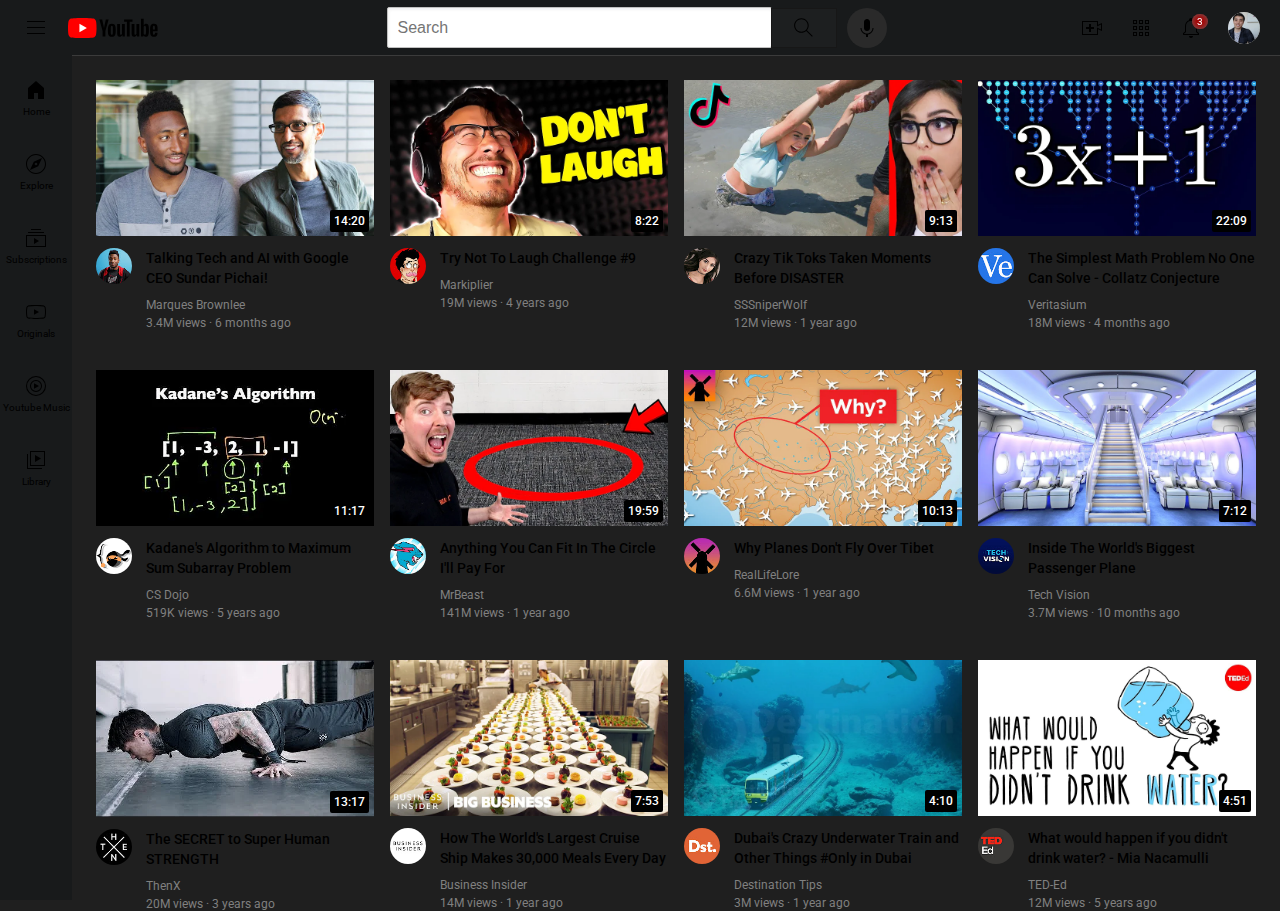
<file: index.html>
<!DOCTYPE html>
<html>
<head>
  <meta charset="UTF-8" />
  <title>Youtube.com Clone</title>

  <link rel="stylesheet" href="styles/video.css">
  <link rel="stylesheet" href="styles/header.css">
  <link rel="stylesheet" href="styles/general.css">
  <link rel="stylesheet" href="styles/sidebar.css">

  <link rel="preconnect" href="https://fonts.googleapis.com">
<link rel="preconnect" href="https://fonts.gstatic.com" crossorigin>
<link href="https://fonts.googleapis.com/css2?family=Roboto:wght@400;500;700&display=swap" 
  rel="stylesheet">
</head>
<body>
  <header class="header">
    <div class="left-section">
      <img class="hamburger-menu" src="icons/hamburger-menu.svg">
      <img class="youtube-logo" src="icons/youtube-logo.svg">
    </div>
    <div class="middle-section">
      <input class="search-bar" type="text" placeholder="Search">
      <button class="search-button">
        <img class="search-icon" src="icons/search.svg">
        <div class="tooltip">Search</div>
      </button>
      <button class="voice-search-button">
        <img class="voice-search-icon" src="icons/voice-search-icon.svg">
        <div class="tooltip">Search with your voice</div>
      </button>
    </div>
    <div class="right-section">
      <div class="upload-icon-container">
        <img class="upload-icon" src="icons/upload.svg">
        <div class="tooltip">Create</div>
      </div>
      <div class="youtube-apps-container">
        <img class="youtube-apps-icon" src="icons/youtube-apps.svg">
        <div class="tooltip">Youtube apps</div>
      </div>
      <div class="notifications-icon-container">
        <img class="notifications-icon" src="icons/notifications.svg">
        <div class="notifications-count">3</div>
        <div class="tooltip">Notifications</div>
      </div>
      <img class="current-user-picture" src="channel-picture/my-channel.jpeg">
    </div>
  </header>

  <nav class="sidebar">
    <div class="sidebar-link">
      <img src="icons/home.svg">
      <div>Home</div>
    </div>
    <div class="sidebar-link">
      <img src="icons/explore.svg">
      <div>Explore</div>
    </div>
    <div class="sidebar-link">
      <img src="icons/subscriptions.svg">
      <div>Subscriptions</div>
    </div>
    <div class="sidebar-link">
      <img src="icons/originals.svg">
      <div>Originals</div>
    </div>
    <div class="sidebar-link">
      <img src="icons/youtube-music.svg">
      <div>Youtube Music</div>
    </div>
    <div class="sidebar-link">
      <img src="icons/library.svg">
      <div>Library</div>
    </div>
  </nav>
  <main>
    <section class="video-grid">
      <div class="video-preview">
        <div class="thumbnail-row">
          <img class="thumbnail" src="thumbnails/thumbnail-1.webp" alt="image 1">
          <div class="video-time">
            14:20
          </div>
        </div>
        <div class="video-info-grid">
          <div class="channel-picture">
            <img class="profile-picture" src="channel-picture/channel-1.jpeg">
          </div>
          <div class="video-info">
            <p class="video-title">
              Talking Tech and AI with Google CEO Sundar Pichai!
            </p>
            <p class="video-author">
              Marques Brownlee
            </p>
            <p class="video-stats">
              3.4M views &#183; 6 months ago
            </p>
          </div>
        </div>
      </div>
    
      <div class="video-preview">
        <div class="thumbnail-row">
          <img class="thumbnail" src="thumbnails/thumbnail-2.webp" alt="image 1">
          <div class="video-time">
            8:22
          </div>
        </div>
        <div class="video-info-grid">
          <div class="channel-picture">
            <img class="profile-picture" src="channel-picture/channel-2.jpeg">
          </div>
          <div class="video-info">
            <p class="video-title">
              Try Not To Laugh Challenge #9
            </p>
            <p class="video-author">
              Markiplier
            </p>
            <p class="video-stats">
              19M views &#183; 4 years ago
            </p>
          </div>
        </div>
      </div>
    
      <div class="video-preview">
        <div class="thumbnail-row">
          <img class="thumbnail" src="thumbnails/thumbnail-3.webp" alt="image 3">
          <div class="video-time">
            9:13
          </div>
        </div>
        <div class="video-info-grid">
          <div class="channel-picture">
            <img class="profile-picture" src="channel-picture/channel-3.jpeg">
          </div>
          <div class="video-info">
            <p class="video-title">
              Crazy Tik Toks Taken Moments Before DISASTER
            </p>
            <p class="video-author">
              SSSniperWolf
            </p>
            <p class="video-stats">
              12M views &#183; 1 year ago
            </p>
          </div>
        </div>
      </div>
    
      <div class="video-preview">
        <div class="thumbnail-row">
          <img class="thumbnail" src="thumbnails/thumbnail-4.webp" alt="image 4">
          <div class="video-time">
            22:09
          </div>
        </div>
        <div class="video-info-grid">
          <div class="channel-picture">
            <img class="profile-picture" src="channel-picture/channel-4.jpeg">
          </div>
          <div class="video-info">
            <p class="video-title">
              The Simplest Math Problem No One Can Solve - Collatz Conjecture
            </p>
            <p class="video-author">
              Veritasium
            </p>
            <p class="video-stats">
              18M views &#183; 4 months ago
            </p>
          </div>
        </div>
      </div>
    
      <div class="video-preview">
        <div class="thumbnail-row">
          <img class="thumbnail" src="thumbnails/thumbnail-5.webp" alt="image 5">
          <div class="video-time">
            11:17
          </div>
        </div>
        <div class="video-info-grid">
          <div class="channel-picture">
            <img class="profile-picture" src="channel-picture/channel-5.jpeg">
          </div>
          <div class="video-info">
            <p class="video-title">
              Kadane's Algorithm to Maximum Sum Subarray Problem
            </p>
            <p class="video-author">
              CS Dojo
            </p>
            <p class="video-stats">
              519K views &#183; 5 years ago
            </p>
          </div>
        </div>
      </div>
    
      <div class="video-preview">
        <div class="thumbnail-row">
          <img class="thumbnail" src="thumbnails/thumbnail-6.webp" alt="image 6">
          <div class="video-time">
            19:59
          </div>
        </div>
        <div class="video-info-grid">
          <div class="channel-picture">
            <img class="profile-picture" src="channel-picture/channel-6.jpeg">
          </div>
          <div class="video-info">
            <p class="video-title">
              Anything You Can Fit In The Circle I'll Pay For
            </p>
            <p class="video-author">
              MrBeast
            </p>
            <p class="video-stats">
              141M views &#183; 1 year ago
            </p>
          </div>
        </div>
      </div>
      <div class="video-preview">
        <div class="thumbnail-row">
          <img class="thumbnail" src="thumbnails/thumbnail-7.webp" alt="image 7">
          <div class="video-time">
            10:13
          </div>
        </div>
        <div class="video-info-grid">
          <div class="channel-picture">
            <img class="profile-picture" src="channel-picture/channel-7.jpeg">
          </div>
          <div class="video-info">
            <p class="video-title">
              Why Planes Don't Fly Over Tibet
            </p>
            <p class="video-author">
              RealLifeLore
            </p>
            <p class="video-stats">
              6.6M views &#183; 1 year ago
            </p>
          </div>
        </div>
      </div>
    
      <div class="video-preview">
        <div class="thumbnail-row">
          <img class="thumbnail" src="thumbnails/thumbnail-8.webp" alt="image 8">
          <div class="video-time">
            7:12
          </div>
        </div>
        <div class="video-info-grid">
          <div class="channel-picture">
            <img class="profile-picture" src="channel-picture/channel-8.jpeg">
          </div>
          <div class="video-info">
            <p class="video-title">
              Inside The World's Biggest Passenger Plane
            </p>
            <p class="video-author">
              Tech Vision
            </p>
            <p class="video-stats">
              3.7M views &#183; 10 months ago
            </p>
          </div>
        </div>
      </div>
    
      <div class="video-preview">
        <div class="thumbnail-row">
          <img class="thumbnail" src="thumbnails/thumbnail-9.webp" alt="image 9">
          <div class="video-time">
            13:17
          </div>
        </div>
        <div class="video-info-grid">
          <div class="channel-picture">
            <img class="profile-picture" src="channel-picture/channel-9.jpeg">
          </div>
          <div class="video-info">
            <p class="video-title">
              The SECRET to Super Human STRENGTH
            </p>
            <p class="video-author">
              ThenX
            </p>
            <p class="video-stats">
              20M views &#183; 3 years ago
            </p>
          </div>
        </div>
      </div>
    
      <div class="video-preview">
        <div class="thumbnail-row">
          <img class="thumbnail" src="thumbnails/thumbnail-10.webp" alt="image 10">
          <div class="video-time">
            7:53
          </div>
        </div>
        <div class="video-info-grid">
          <div class="channel-picture">
            <img class="profile-picture" src="channel-picture/channel-10.jpeg">
          </div>
          <div class="video-info">
            <p class="video-title">
              How The World's Largest Cruise Ship Makes 30,000 Meals Every Day
            </p>
            <p class="video-author">
              Business Insider
            </p>
            <p class="video-stats">
              14M views &#183; 1 year ago
            </p>
          </div>
        </div>
      </div>
    
      <div class="video-preview">
        <div class="thumbnail-row">
          <img class="thumbnail" src="thumbnails/thumbnail-11.webp" alt="image 11">
          <div class="video-time">
            4:10
          </div>
        </div>
        <div class="video-info-grid">
          <div class="channel-picture">
            <img class="profile-picture" src="channel-picture/channel-11.jpeg">
          </div>
          <div class="video-info">
            <p class="video-title">
              Dubai's Crazy Underwater Train and Other Things #Only in Dubai
            </p>
            <p class="video-author">
              Destination Tips
            </p>
            <p class="video-stats">
              3M views &#183; 1 year ago
            </p>
          </div>
        </div>
      </div>
    
      <div class="video-preview">
        <div class="thumbnail-row">
          <img class="thumbnail" src="thumbnails/thumbnail-12.webp" alt="image 12">
          <div class="video-time">
            4:51
          </div>
        </div>
        <div class="video-info-grid">
          <div class="channel-picture">
            <img class="profile-picture" src="channel-picture/channel-12.jpeg">
          </div>
          <div class="video-info">
            <p class="video-title">
              What would happen if you didn't drink water? - Mia Nacamulli
            </p>
            <p class="video-author">
              TED-Ed
            </p>
            <p class="video-stats">
              12M views &#183; 5 years ago
            </p>
          </div>
        </div>
      </div>
    </section>
  </main>
</body>
</html>
</file>
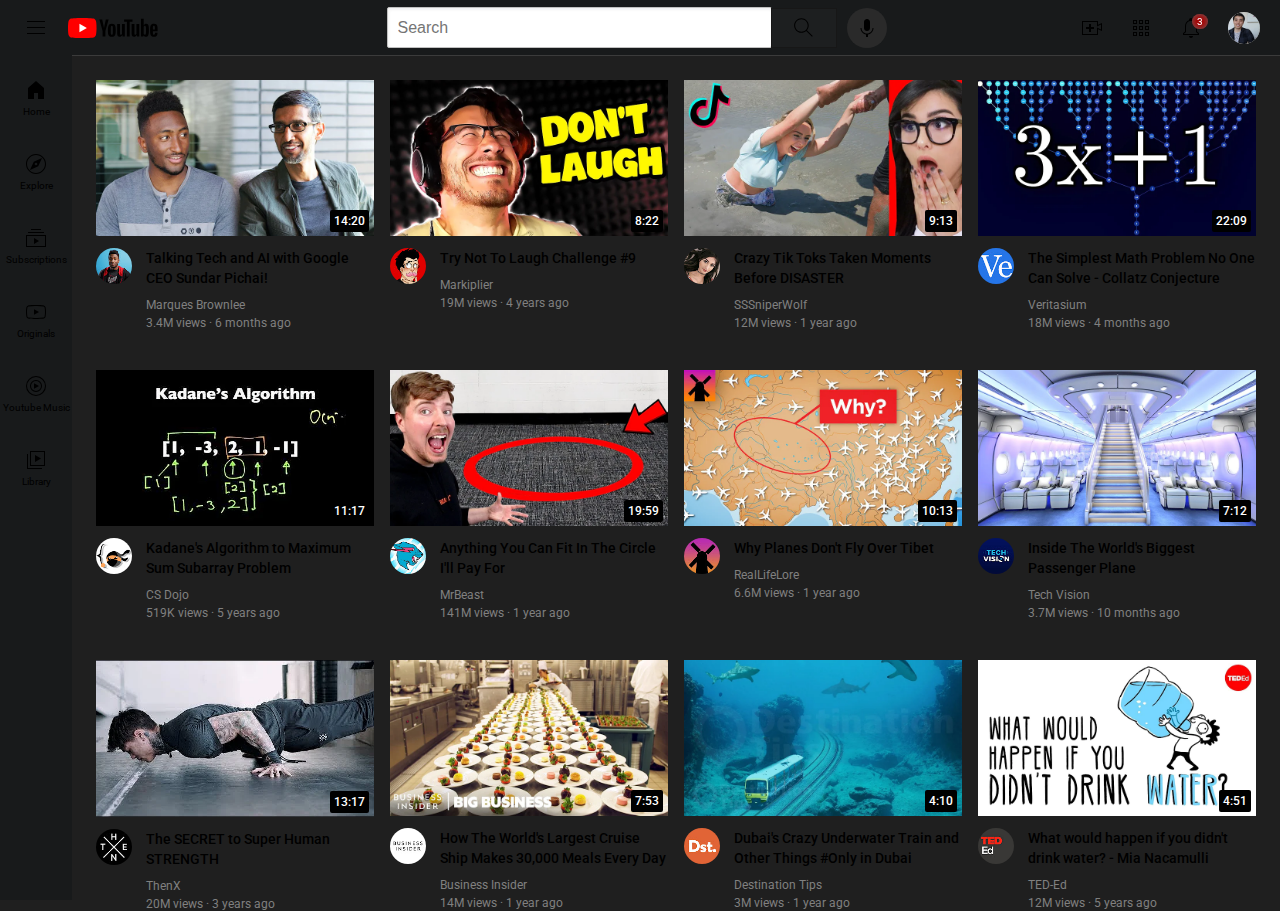
<file: youtube.html>
<!DOCTYPE html>
<html>
<head>
  <meta charset="UTF-8" />
  <title>Youtube.com Clone</title>

  <link rel="stylesheet" href="styles/video.css">
  <link rel="stylesheet" href="styles/header.css">
  <link rel="stylesheet" href="styles/general.css">
  <link rel="stylesheet" href="styles/sidebar.css">

  <link rel="preconnect" href="https://fonts.googleapis.com">
<link rel="preconnect" href="https://fonts.gstatic.com" crossorigin>
<link href="https://fonts.googleapis.com/css2?family=Roboto:wght@400;500;700&display=swap" 
  rel="stylesheet">
</head>
<body>
  <header class="header">
    <div class="left-section">
      <img class="hamburger-menu" src="icons/hamburger-menu.svg">
      <img class="youtube-logo" src="icons/youtube-logo.svg">
    </div>
    <div class="middle-section">
      <input class="search-bar" type="text" placeholder="Search">
      <button class="search-button">
        <img class="search-icon" src="icons/search.svg">
        <div class="tooltip">Search</div>
      </button>
      <button class="voice-search-button">
        <img class="voice-search-icon" src="icons/voice-search-icon.svg">
        <div class="tooltip">Search with your voice</div>
      </button>
    </div>
    <div class="right-section">
      <div class="upload-icon-container">
        <img class="upload-icon" src="icons/upload.svg">
        <div class="tooltip">Create</div>
      </div>
      <div class="youtube-apps-container">
        <img class="youtube-apps-icon" src="icons/youtube-apps.svg">
        <div class="tooltip">Youtube apps</div>
      </div>
      <div class="notifications-icon-container">
        <img class="notifications-icon" src="icons/notifications.svg">
        <div class="notifications-count">3</div>
        <div class="tooltip">Notifications</div>
      </div>
      <img class="current-user-picture" src="channel-picture/my-channel.jpeg">
    </div>
  </header>

  <nav class="sidebar">
    <div class="sidebar-link">
      <img src="icons/home.svg">
      <div>Home</div>
    </div>
    <div class="sidebar-link">
      <img src="icons/explore.svg">
      <div>Explore</div>
    </div>
    <div class="sidebar-link">
      <img src="icons/subscriptions.svg">
      <div>Subscriptions</div>
    </div>
    <div class="sidebar-link">
      <img src="icons/originals.svg">
      <div>Originals</div>
    </div>
    <div class="sidebar-link">
      <img src="icons/youtube-music.svg">
      <div>Youtube Music</div>
    </div>
    <div class="sidebar-link">
      <img src="icons/library.svg">
      <div>Library</div>
    </div>
  </nav>
  <main>
    <section class="video-grid">
      <div class="video-preview">
        <div class="thumbnail-row">
          <img class="thumbnail" src="thumbnails/thumbnail-1.webp" alt="image 1">
          <div class="video-time">
            14:20
          </div>
        </div>
        <div class="video-info-grid">
          <div class="channel-picture">
            <img class="profile-picture" src="channel-picture/channel-1.jpeg">
          </div>
          <div class="video-info">
            <p class="video-title">
              Talking Tech and AI with Google CEO Sundar Pichai!
            </p>
            <p class="video-author">
              Marques Brownlee
            </p>
            <p class="video-stats">
              3.4M views &#183; 6 months ago
            </p>
          </div>
        </div>
      </div>
    
      <div class="video-preview">
        <div class="thumbnail-row">
          <img class="thumbnail" src="thumbnails/thumbnail-2.webp" alt="image 1">
          <div class="video-time">
            8:22
          </div>
        </div>
        <div class="video-info-grid">
          <div class="channel-picture">
            <img class="profile-picture" src="channel-picture/channel-2.jpeg">
          </div>
          <div class="video-info">
            <p class="video-title">
              Try Not To Laugh Challenge #9
            </p>
            <p class="video-author">
              Markiplier
            </p>
            <p class="video-stats">
              19M views &#183; 4 years ago
            </p>
          </div>
        </div>
      </div>
    
      <div class="video-preview">
        <div class="thumbnail-row">
          <img class="thumbnail" src="thumbnails/thumbnail-3.webp" alt="image 3">
          <div class="video-time">
            9:13
          </div>
        </div>
        <div class="video-info-grid">
          <div class="channel-picture">
            <img class="profile-picture" src="channel-picture/channel-3.jpeg">
          </div>
          <div class="video-info">
            <p class="video-title">
              Crazy Tik Toks Taken Moments Before DISASTER
            </p>
            <p class="video-author">
              SSSniperWolf
            </p>
            <p class="video-stats">
              12M views &#183; 1 year ago
            </p>
          </div>
        </div>
      </div>
    
      <div class="video-preview">
        <div class="thumbnail-row">
          <img class="thumbnail" src="thumbnails/thumbnail-4.webp" alt="image 4">
          <div class="video-time">
            22:09
          </div>
        </div>
        <div class="video-info-grid">
          <div class="channel-picture">
            <img class="profile-picture" src="channel-picture/channel-4.jpeg">
          </div>
          <div class="video-info">
            <p class="video-title">
              The Simplest Math Problem No One Can Solve - Collatz Conjecture
            </p>
            <p class="video-author">
              Veritasium
            </p>
            <p class="video-stats">
              18M views &#183; 4 months ago
            </p>
          </div>
        </div>
      </div>
    
      <div class="video-preview">
        <div class="thumbnail-row">
          <img class="thumbnail" src="thumbnails/thumbnail-5.webp" alt="image 5">
          <div class="video-time">
            11:17
          </div>
        </div>
        <div class="video-info-grid">
          <div class="channel-picture">
            <img class="profile-picture" src="channel-picture/channel-5.jpeg">
          </div>
          <div class="video-info">
            <p class="video-title">
              Kadane's Algorithm to Maximum Sum Subarray Problem
            </p>
            <p class="video-author">
              CS Dojo
            </p>
            <p class="video-stats">
              519K views &#183; 5 years ago
            </p>
          </div>
        </div>
      </div>
    
      <div class="video-preview">
        <div class="thumbnail-row">
          <img class="thumbnail" src="thumbnails/thumbnail-6.webp" alt="image 6">
          <div class="video-time">
            19:59
          </div>
        </div>
        <div class="video-info-grid">
          <div class="channel-picture">
            <img class="profile-picture" src="channel-picture/channel-6.jpeg">
          </div>
          <div class="video-info">
            <p class="video-title">
              Anything You Can Fit In The Circle I'll Pay For
            </p>
            <p class="video-author">
              MrBeast
            </p>
            <p class="video-stats">
              141M views &#183; 1 year ago
            </p>
          </div>
        </div>
      </div>
      <div class="video-preview">
        <div class="thumbnail-row">
          <img class="thumbnail" src="thumbnails/thumbnail-7.webp" alt="image 7">
          <div class="video-time">
            10:13
          </div>
        </div>
        <div class="video-info-grid">
          <div class="channel-picture">
            <img class="profile-picture" src="channel-picture/channel-7.jpeg">
          </div>
          <div class="video-info">
            <p class="video-title">
              Why Planes Don't Fly Over Tibet
            </p>
            <p class="video-author">
              RealLifeLore
            </p>
            <p class="video-stats">
              6.6M views &#183; 1 year ago
            </p>
          </div>
        </div>
      </div>
    
      <div class="video-preview">
        <div class="thumbnail-row">
          <img class="thumbnail" src="thumbnails/thumbnail-8.webp" alt="image 8">
          <div class="video-time">
            7:12
          </div>
        </div>
        <div class="video-info-grid">
          <div class="channel-picture">
            <img class="profile-picture" src="channel-picture/channel-8.jpeg">
          </div>
          <div class="video-info">
            <p class="video-title">
              Inside The World's Biggest Passenger Plane
            </p>
            <p class="video-author">
              Tech Vision
            </p>
            <p class="video-stats">
              3.7M views &#183; 10 months ago
            </p>
          </div>
        </div>
      </div>
    
      <div class="video-preview">
        <div class="thumbnail-row">
          <img class="thumbnail" src="thumbnails/thumbnail-9.webp" alt="image 9">
          <div class="video-time">
            13:17
          </div>
        </div>
        <div class="video-info-grid">
          <div class="channel-picture">
            <img class="profile-picture" src="channel-picture/channel-9.jpeg">
          </div>
          <div class="video-info">
            <p class="video-title">
              The SECRET to Super Human STRENGTH
            </p>
            <p class="video-author">
              ThenX
            </p>
            <p class="video-stats">
              20M views &#183; 3 years ago
            </p>
          </div>
        </div>
      </div>
    
      <div class="video-preview">
        <div class="thumbnail-row">
          <img class="thumbnail" src="thumbnails/thumbnail-10.webp" alt="image 10">
          <div class="video-time">
            7:53
          </div>
        </div>
        <div class="video-info-grid">
          <div class="channel-picture">
            <img class="profile-picture" src="channel-picture/channel-10.jpeg">
          </div>
          <div class="video-info">
            <p class="video-title">
              How The World's Largest Cruise Ship Makes 30,000 Meals Every Day
            </p>
            <p class="video-author">
              Business Insider
            </p>
            <p class="video-stats">
              14M views &#183; 1 year ago
            </p>
          </div>
        </div>
      </div>
    
      <div class="video-preview">
        <div class="thumbnail-row">
          <img class="thumbnail" src="thumbnails/thumbnail-11.webp" alt="image 11">
          <div class="video-time">
            4:10
          </div>
        </div>
        <div class="video-info-grid">
          <div class="channel-picture">
            <img class="profile-picture" src="channel-picture/channel-11.jpeg">
          </div>
          <div class="video-info">
            <p class="video-title">
              Dubai's Crazy Underwater Train and Other Things #Only in Dubai
            </p>
            <p class="video-author">
              Destination Tips
            </p>
            <p class="video-stats">
              3M views &#183; 1 year ago
            </p>
          </div>
        </div>
      </div>
    
      <div class="video-preview">
        <div class="thumbnail-row">
          <img class="thumbnail" src="thumbnails/thumbnail-12.webp" alt="image 12">
          <div class="video-time">
            4:51
          </div>
        </div>
        <div class="video-info-grid">
          <div class="channel-picture">
            <img class="profile-picture" src="channel-picture/channel-12.jpeg">
          </div>
          <div class="video-info">
            <p class="video-title">
              What would happen if you didn't drink water? - Mia Nacamulli
            </p>
            <p class="video-author">
              TED-Ed
            </p>
            <p class="video-stats">
              12M views &#183; 5 years ago
            </p>
          </div>
        </div>
      </div>
    </section>
  </main>
</body>
</html>
</file>
<file: styles/video.css>
.video-grid {
  display: grid;
  grid-template-columns: 1fr 1fr 1fr;
  column-gap: 16px;
  row-gap: 40px;
}

@media (max-width: 750px) {
  .video-grid {
    grid-template-columns: 1fr 1fr;
  }
}

@media (min-width: 751px) and (max-width: 999px) {
  .video-grid {
    grid-template-columns: 1fr 1fr 1fr;
  }
}

@media (min-width: 1000px) {
  .video-grid {
    grid-template-columns: 1fr 1fr 1fr 1fr;
  }
}

.thumbnail-row {
  margin-bottom: 8px;
  position: relative;
}
.thumbnail {
  width: 100%;
}

.video-info-grid {
  display: grid;
  grid-template-columns: 50px 1fr;
}

.profile-picture {
  width: 36px;
  border-radius: 50px;
}

.video-title {
  font-size: 14px;
  font-weight: 500;
  line-height: 20px;
  margin-bottom: 10px;
}

.video-author {
  font-size: 12px;
  color: gray;
  margin-bottom: 4px;
}

.video-stats {
  font-size: 12px;
  color: gray;
}

.video-time {
  font-size: 12px;
  font-weight: 500;
  padding: 4px;
  border-radius: 2px;
  background-color: black;
  color: white;
  position: absolute;
  bottom: 8px;
  right: 5px;

}
</file>
<file: styles/header.css>
.header {
  height: 55px;
  display: flex;
  flex-direction: row;
  justify-content: space-between;

  position: fixed;
  top: 0;
  left: 0;
  right: 0;
  z-index: 100;

  background-color: rgb(24, 26, 27);
  border-bottom-width: 1px;
  border-bottom-style: solid;
  border-bottom-color: rgb(59, 59, 59);
}

.left-section {
  display: flex;
  align-items: center;
}

.hamburger-menu {
  height: 24px;
  margin-left: 24px;
  margin-right: 20px;
}

.youtube-logo {
  height: 20px;
}

.youtube-logo:hover,
.hamburger-menu:hover {
  cursor: pointer;
}

.middle-section {
  flex: 1;
  margin-left: 70px;
  margin-right: 35px;
  max-width: 500px;
  display: flex;
  align-items: center;
}

.search-bar {
  flex: 1;
  height: 36.5px;
  padding-left: 10px;
  font-size: 16px;
  border-width: 1px;
  border-style: solid;
  border-color: rgb(192, 192, 192);
  border-radius: 2px;
  box-shadow: inset 1px 2px 3px rgba(0, 0, 0, 0.05);
  width: 0;
}

.search-bar::placeholder {
  font-size: 16px;
}

.search-button {
  height: 40px;
  width: 66px;
  display: flex;
  align-items: center;
  justify-content: center;
  background-color: rgb(29, 31, 32);
  border-width: 1px;;
  border-style: solid;
  margin-left: -1px;
  margin-right: 10px;
  border-color: rgb(23, 23, 23);
}

.search-button,
.voice-search-button,
.upload-icon-container,
.youtube-apps-container,
.notifications-icon-container {
  display: flex;
  justify-content: center;
  align-items: center;
  position: relative;
}
.search-icon {
  height: 25px;
}

.search-button .tooltip,
.voice-search-button .tooltip,
.upload-icon-container .tooltip,
.youtube-apps-container .tooltip,
.notifications-icon-container .tooltip {
  position: absolute;
  background-color: rgb(81, 81, 81);
  color: white;
  padding: 8px;
  border-radius: 3px;
  font-size: 11px;
  font-weight: 400;
  bottom: -40px;
  opacity: 0;
  transition: opacity 0.15s;
  pointer-events: none;
  white-space: nowrap;
}

.search-button:hover .tooltip,
.voice-search-button:hover .tooltip,
.upload-icon-container:hover .tooltip,
.youtube-apps-container:hover .tooltip,
.notifications-icon-container:hover .tooltip {
  opacity: 1;
}

.voice-search-button {
  height: 40px;
  width: 40px;
  border-radius: 20px;
  border: none;
  background-color: rgb(42, 42, 42);
}

.voice-search-icon {
  height: 24px;
}

.right-section {
  width: 180px;
  margin-right: 20px;
  display: flex;
  align-items: center;
  justify-content: space-between;
  flex-shrink: 0;
}

.upload-icon {
  height: 24px;
}

.youtube-apps-icon {
  height: 24px;
}

.notifications-icon {
  height: 24px;
}

.notifications-count {
  position: absolute;
  top: -2px;
  right: -5px;
  background-color: rgb(166, 7, 7);
  color: white;
  font-size: 10px;
  padding: 2px 5px;
  border-radius: 10px;
  box-shadow: inset 0 0 5px rgba(100, 100, 100, 10.5);
}

.current-user-picture {
  height: 32px;
  border-radius: 16px;
  cursor: pointer;
}
</file>
<file: styles/general.css>
body {
  margin: 0;
  padding-top: 80px;
  padding-left: 96px;
  padding-right: 24px;
  background-color: rgb(31, 31, 31);
  font-family: Roboto, Arial;
}

p {
  margin: 0;
}
</file>
<file: styles/sidebar.css>
.sidebar {
  position: fixed;
  left: 0;
  bottom: 0;
  top: 55px;
  background-color: rgb(24, 26, 27);
  width: 72px;
  z-index: 200;
  padding-top: 5px;
}

.sidebar-link {
  height: 74px;
  display: flex;
  justify-content: center;
  align-items: center;
  flex-direction: column;
  cursor: pointer;
}

.sidebar-link:hover {
  background-color: rgb(40, 40, 40);
}

.sidebar-link img {
  height: 24px;
  margin-bottom: 4px;
}

.sidebar-link div {
  font-size: 10px;
}
</file>
